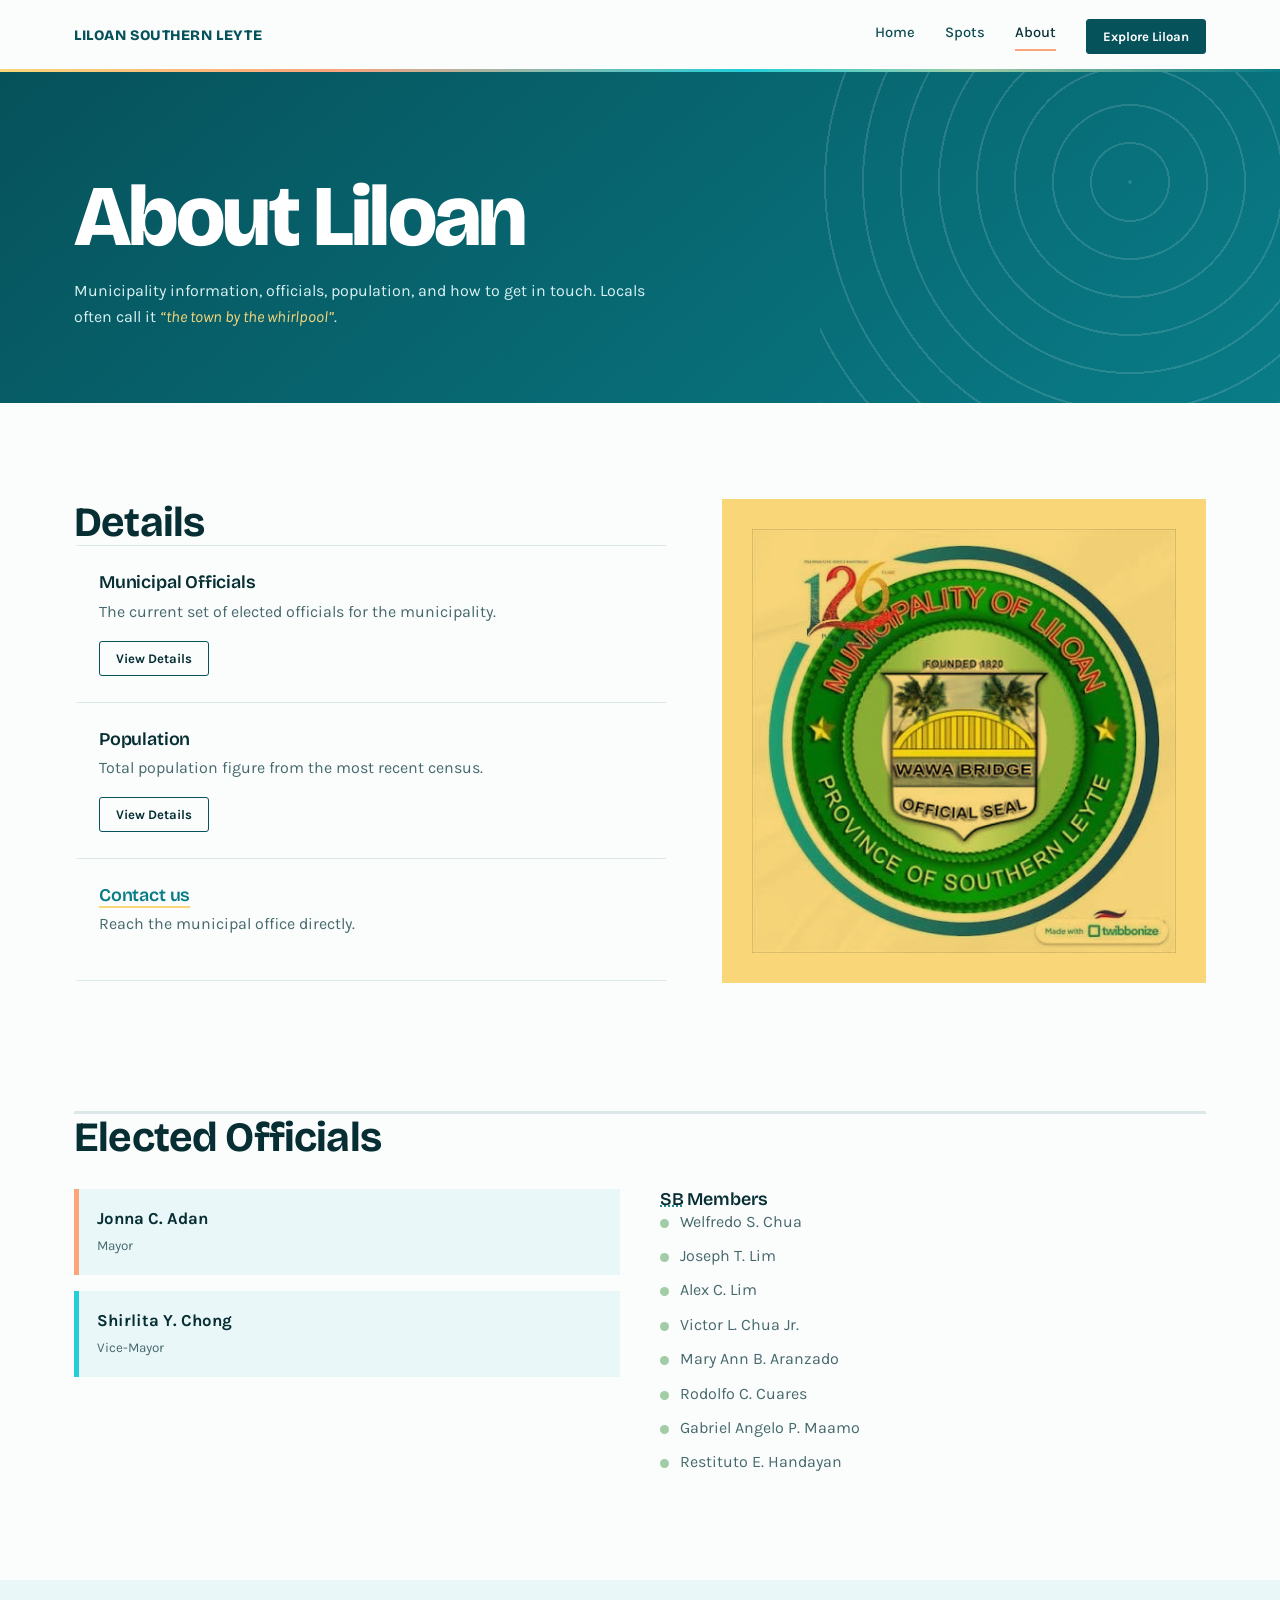
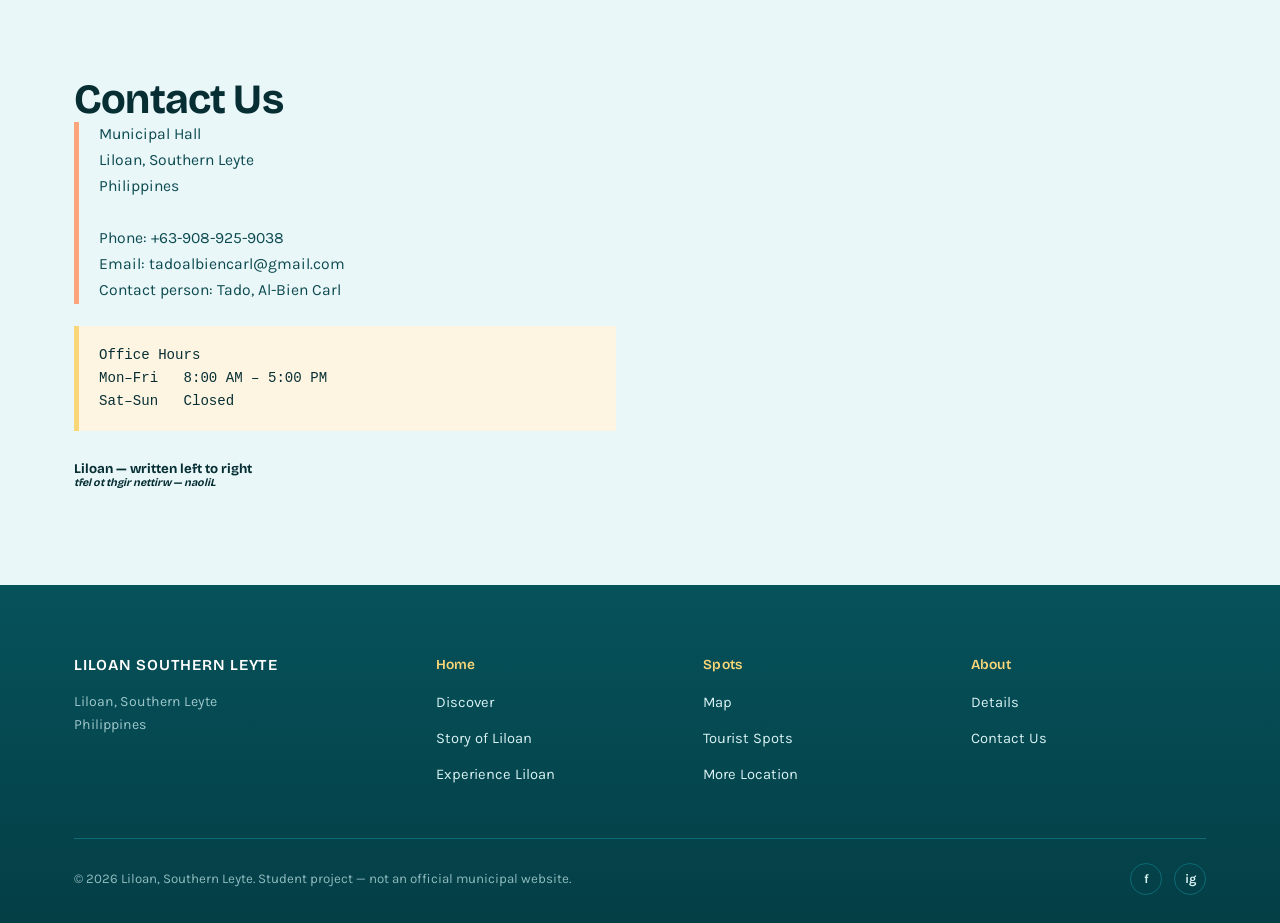
<file: about.html>
<!DOCTYPE html>
<html lang="en">
<head>
<meta charset="UTF-8">
<meta name="viewport" content="width=device-width, initial-scale=1.0">
<title>About — Liloan, Southern Leyte</title>
<link rel="icon" href="assets/icons/favicon.ico" type="image/svg+xml">
<link rel="stylesheet" href="css/style.css">
<style>
    /* Button Hover Effect */
        button,
        .btn,
        .button {
            cursor: pointer;
            transition:
                background-color 0.25s ease,
                color 0.25s ease,
                transform 0.25s ease,
                box-shadow 0.25s ease;
        }

        /* Hover */
        button:hover,
        .btn:hover,
        .button:hover {
            background-color: #F4C542;
            color: #222;
            transform: translateY(-2px);
            box-shadow: 0 6px 15px rgba(244, 197, 66, 0.35);
        }

        /* Click / Active */
        button:active,
        .btn:active,
        .button:active {
            transform: translateY(0);
            box-shadow: 0 2px 6px rgba(244, 197, 66, 0.25);
        }
</style>
</head>
<body>

<header class="site-header">
  <div class="wrap">
    <a href="index.html" class="wordmark" title="Back to homepage">LILOAN SOUTHERN LEYTE</a>
    <button class="nav-toggle" id="navToggle" aria-label="Toggle menu" aria-expanded="false">
      <span></span><span></span><span></span>
    </button>
    <nav class="main-nav" id="mainNav">
      <a href="index.html" title="Home">Home</a>
      <a href="map.html" title="Spots">Spots</a>
      <a href="about.html" aria-current="page" title="About Liloan">About</a>
      <button class="btn btn-primary btn-sm" onclick="location.href='map.html'">Explore Liloan</button>
    </nav>
  </div>
</header>

<section class="page-hero">
  <div class="wrap">
    <h1>About Liloan</h1>
<p>Municipality information, officials, population, and how to get in touch. Locals often call it <q>the town by the whirlpool</q>.</p>  </div>
</section>

<!-- ============================= DETAILS ============================= -->
<section id="details">
  <div class="wrap about-intro">
    <div>
      <h2>Details</h2>

      <div class="about-choice accent-coral">
        <h3>Municipal Officials</h3>
        <p>The current set of elected officials for the municipality.</p>
        <button class="btn btn-secondary btn-sm" data-panel-btn="officials">View Details</button>
      </div>

      <div class="about-choice accent-aqua">
        <h3>Population</h3>
        <p>Total population figure from the most recent census.</p>
        <button class="btn btn-secondary btn-sm" data-panel-btn="population">View Details</button>
      </div>

      <div class="about-choice accent-sage">
        <h3><a href="#contact" title="Jump to contact section">Contact us</a></h3>
        <p>Reach the municipal office directly.</p>
      </div>
    </div>

      <div class="about-photo">
      <img src="assets/images/about/Municipal_logo.jpg" alt="Municipal logo of Liloan, Southern Leyte" width="400" height="400">
    </div>
  </div>

  <!-- ---- Municipal Officials panel ---- -->
  <div class="wrap detail-panel is-visible" id="panel-officials">
    <hr class="divider" style="margin-top:0;">
    <h2>Elected Officials</h2>
    <div class="officials-grid">
      <div>
        <div class="official">
          <strong>Jonna C. Adan</strong>
          <span>Mayor</span>
        </div>
        <div class="official">
          <strong>Shirlita Y. Chong</strong>
          <span>Vice-Mayor</span>
        </div>
      </div>
      <div>
        <h3><abbr title="Sangguniang Bayan">SB</abbr> Members</h3>
        <ul class="sb-list">
          <li>Welfredo S. Chua</li>
          <li>Joseph T. Lim</li>
          <li>Alex C. Lim</li>
          <li>Victor L. Chua Jr.</li>
          <li>Mary Ann B. Aranzado</li>
          <li>Rodolfo C. Cuares</li>
          <li>Gabriel Angelo P. Maamo</li>
          <li>Restituto E. Handayan</li>
        </ul>
      </div>
    </div>
  </div>

  <!-- ---- Population panel ---- -->
  <div class="wrap detail-panel" id="panel-population">
    <hr class="divider" style="margin-top:0;">
    <h2>Population</h2>
    <table class="population-table">
      <thead>
        <tr><th>Figure</th><th>Value</th><th>Reference Year</th></tr>
      </thead>
      <tbody>
        <tr>
          <td><del>Total residents</del> <ins>Total population</ins></td>
          <td><strong>24,800</strong><sup>1</sup></td>
          <td><mark>2020 Census</mark></td>
        </tr>
      </tbody>
    </table>
    <p title="Note on population data source"><small>1. Barangay-level breakdown to be added once supplied. Source: <cite>Philippine Statistics Authority</cite>.</small></p>
  </div>
</section>

<!-- ============================= CONTACT US ============================= -->
<section id="contact">
  <div class="wrap">
    <h2>Contact Us</h2>
    <div class="contact-grid">
      <div>
        <address>
          Municipal Hall<br>
          Liloan, Southern Leyte<br>
          Philippines<br><br>
          Phone: +63-908-925-9038<br>
          Email: tadoalbiencarl@gmail.com<br>
          Contact person: Tado, Al-Bien Carl
        </address>

        <pre class="office-hours">Office Hours
Mon–Fri   8:00 AM – 5:00 PM
Sat–Sun   Closed</pre>

        <p class="bdo-demo">
          <h5><bdo dir="ltr">Liloan — written left to right</bdo></h5>
          <h6 style="font-style:italic"><bdo dir="rtl">Liloan — written right to left</bdo></h6>
        </p>
      </div>
    </div>
  </div>
</section>

<footer class="site-footer">
  <div class="wrap">
    <div class="footer-top">
      <div class="footer-brand">
        <h4>LILOAN SOUTHERN LEYTE</h4>
        <address>Liloan, Southern Leyte<br>Philippines</address>
      </div>
      <div>
        <h4>Home</h4>
        <ul>
          <li><a href="index.html#discover">Discover</a></li>
          <li><a href="index.html#story">Story of Liloan</a></li>
          <li><a href="index.html#experience">Experience Liloan</a></li>
        </ul>
      </div>
      <div>
        <h4>Spots</h4>
        <ul>
          <li><a href="map.html">Map</a></li>
          <li><a href="map.html#tourist-spots">Tourist Spots</a></li>
          <li><a href="map.html#must-visit">More Location</a></li>
        </ul>
      </div>
      <div>
        <h4>About</h4>
        <ul>
          <li><a href="about.html#details">Details</a></li>
          <li><a href="about.html#contact">Contact Us</a></li>
        </ul>
      </div>
    </div>
    <div class="footer-bottom">
      <small>&copy; 2026 Liloan, Southern Leyte. Student project — not an official municipal website.</small>
      <div class="social-row">
        <a href="https://www.facebook.com/albiencarl.tado" target="_blank" title="Facebook (placeholder link)">f</a>
        <a href="https://www.instagram.com/it.s_m.e_t.a.d.o/" target="_blank" title="Instagram (placeholder link)">ig</a>
      </div>
    </div>
  </div>
</footer>

<script>
  var navToggle = document.getElementById('navToggle');
  var mainNav = document.getElementById('mainNav');
  navToggle.addEventListener('click', function () {
    var open = mainNav.classList.toggle('is-open');
    navToggle.setAttribute('aria-expanded', open);
  });

  // Municipal Officials / Population buttons swap which panel is visible.
  var panels = {
    officials: document.getElementById('panel-officials'),
    population: document.getElementById('panel-population')
  };
  document.querySelectorAll('[data-panel-btn]').forEach(function (btn) {
    btn.addEventListener('click', function () {
      var target = btn.getAttribute('data-panel-btn');
      Object.keys(panels).forEach(function (key) {
        panels[key].classList.toggle('is-visible', key === target);
      });
      panels[target].scrollIntoView({ behavior: 'smooth', block: 'start' });
    });
  });
</script>
</body>
</html>
</file>
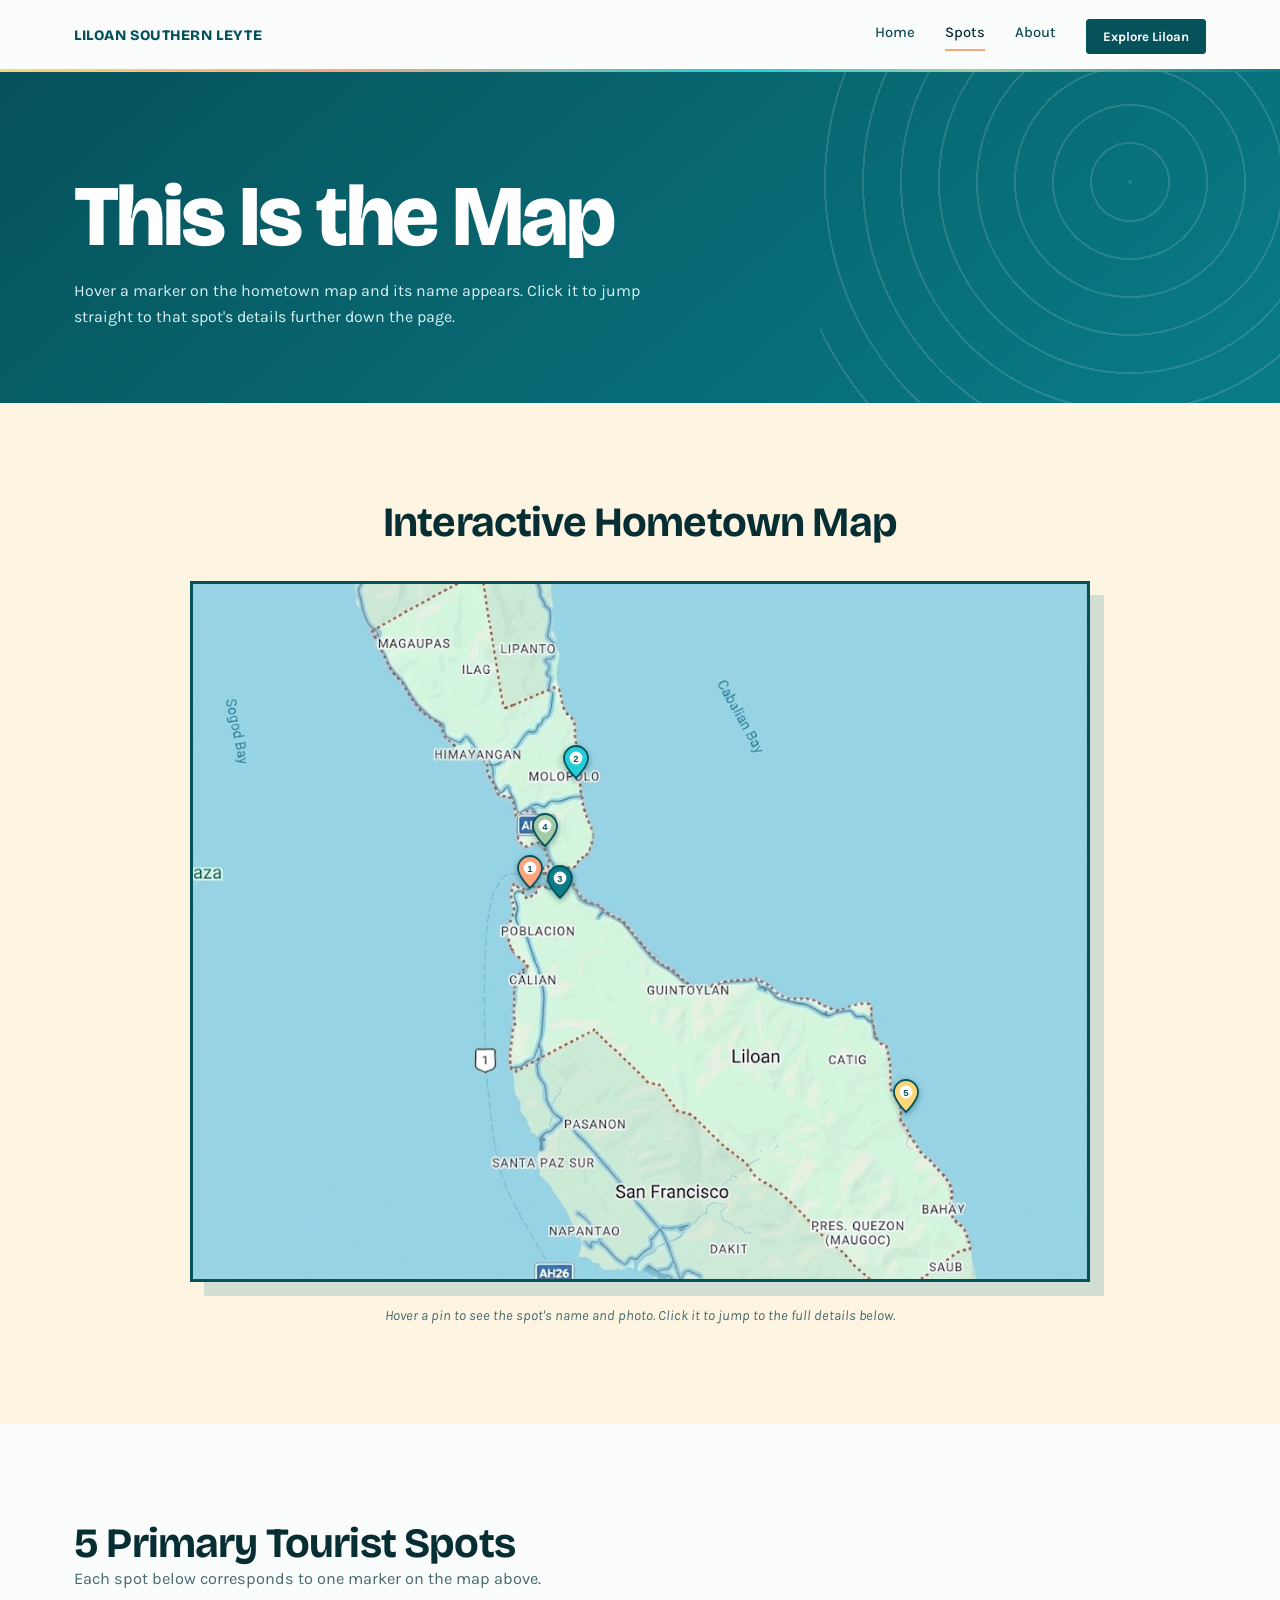
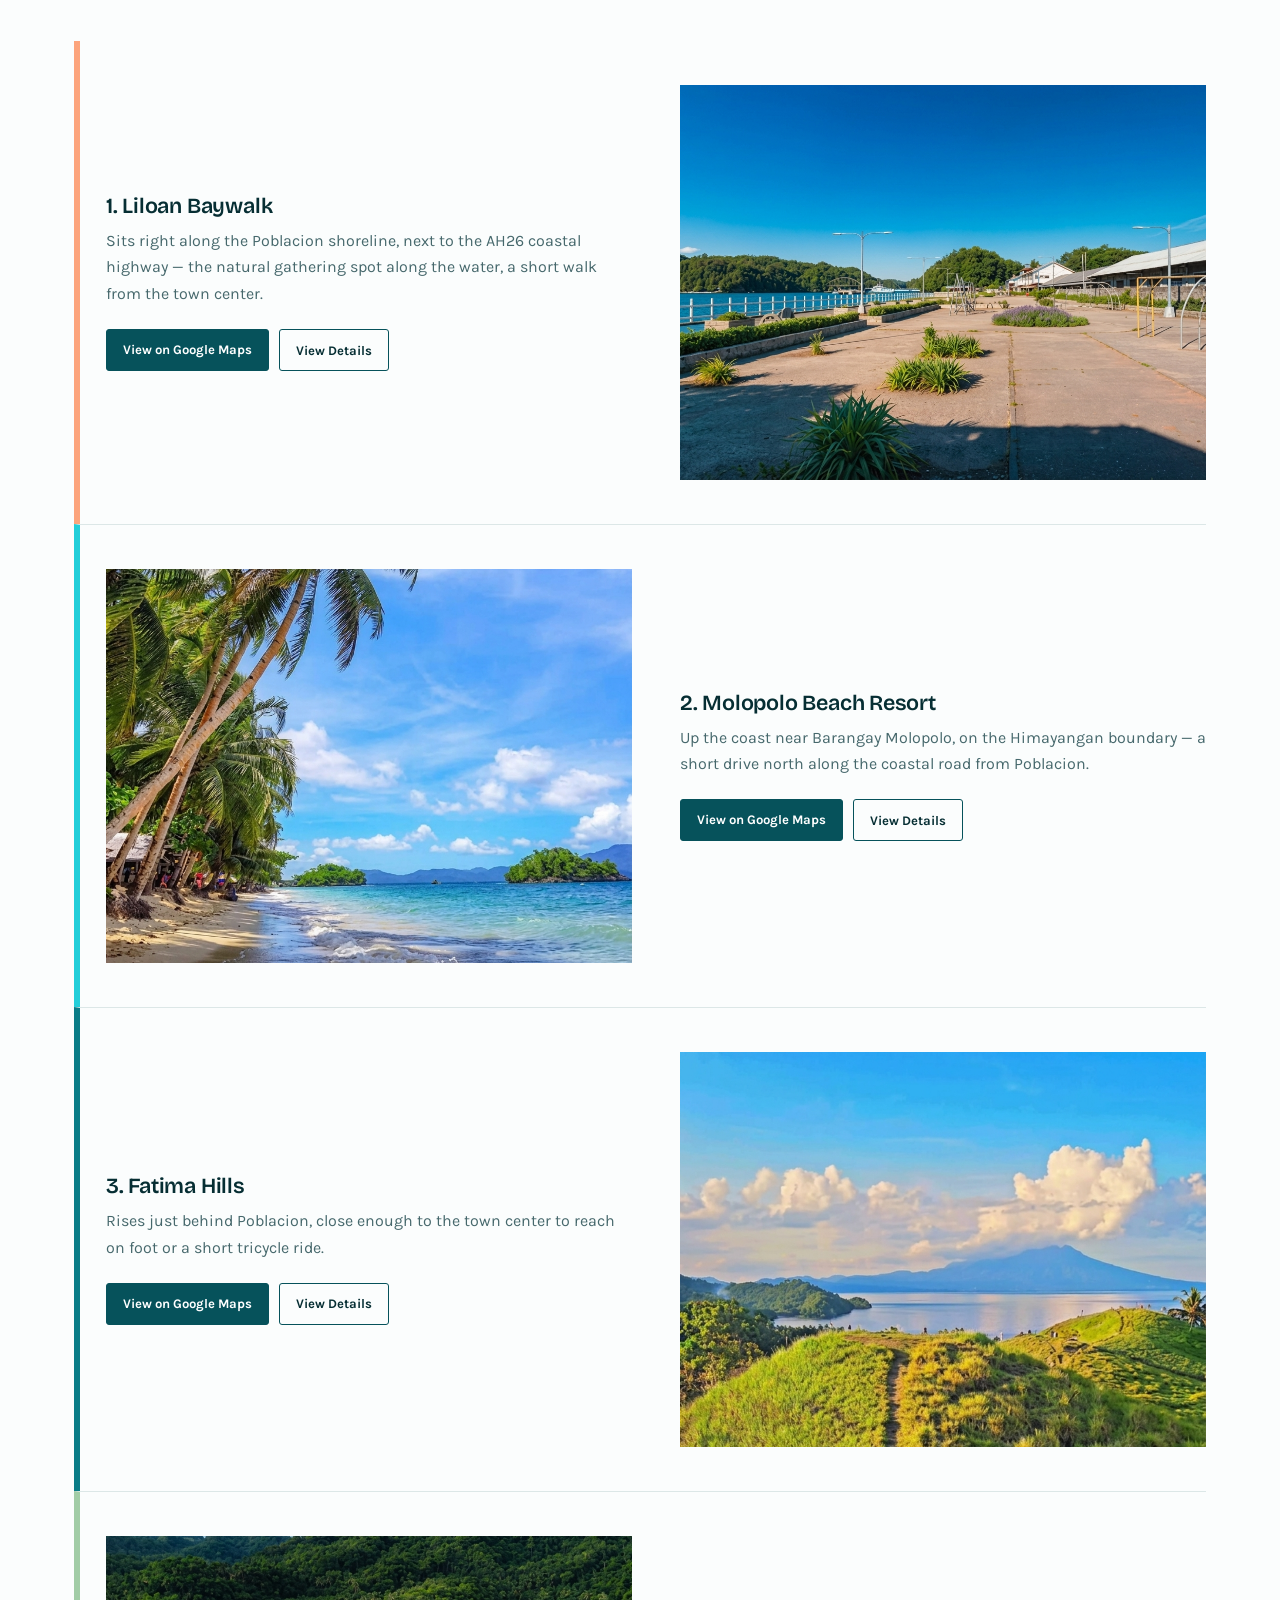
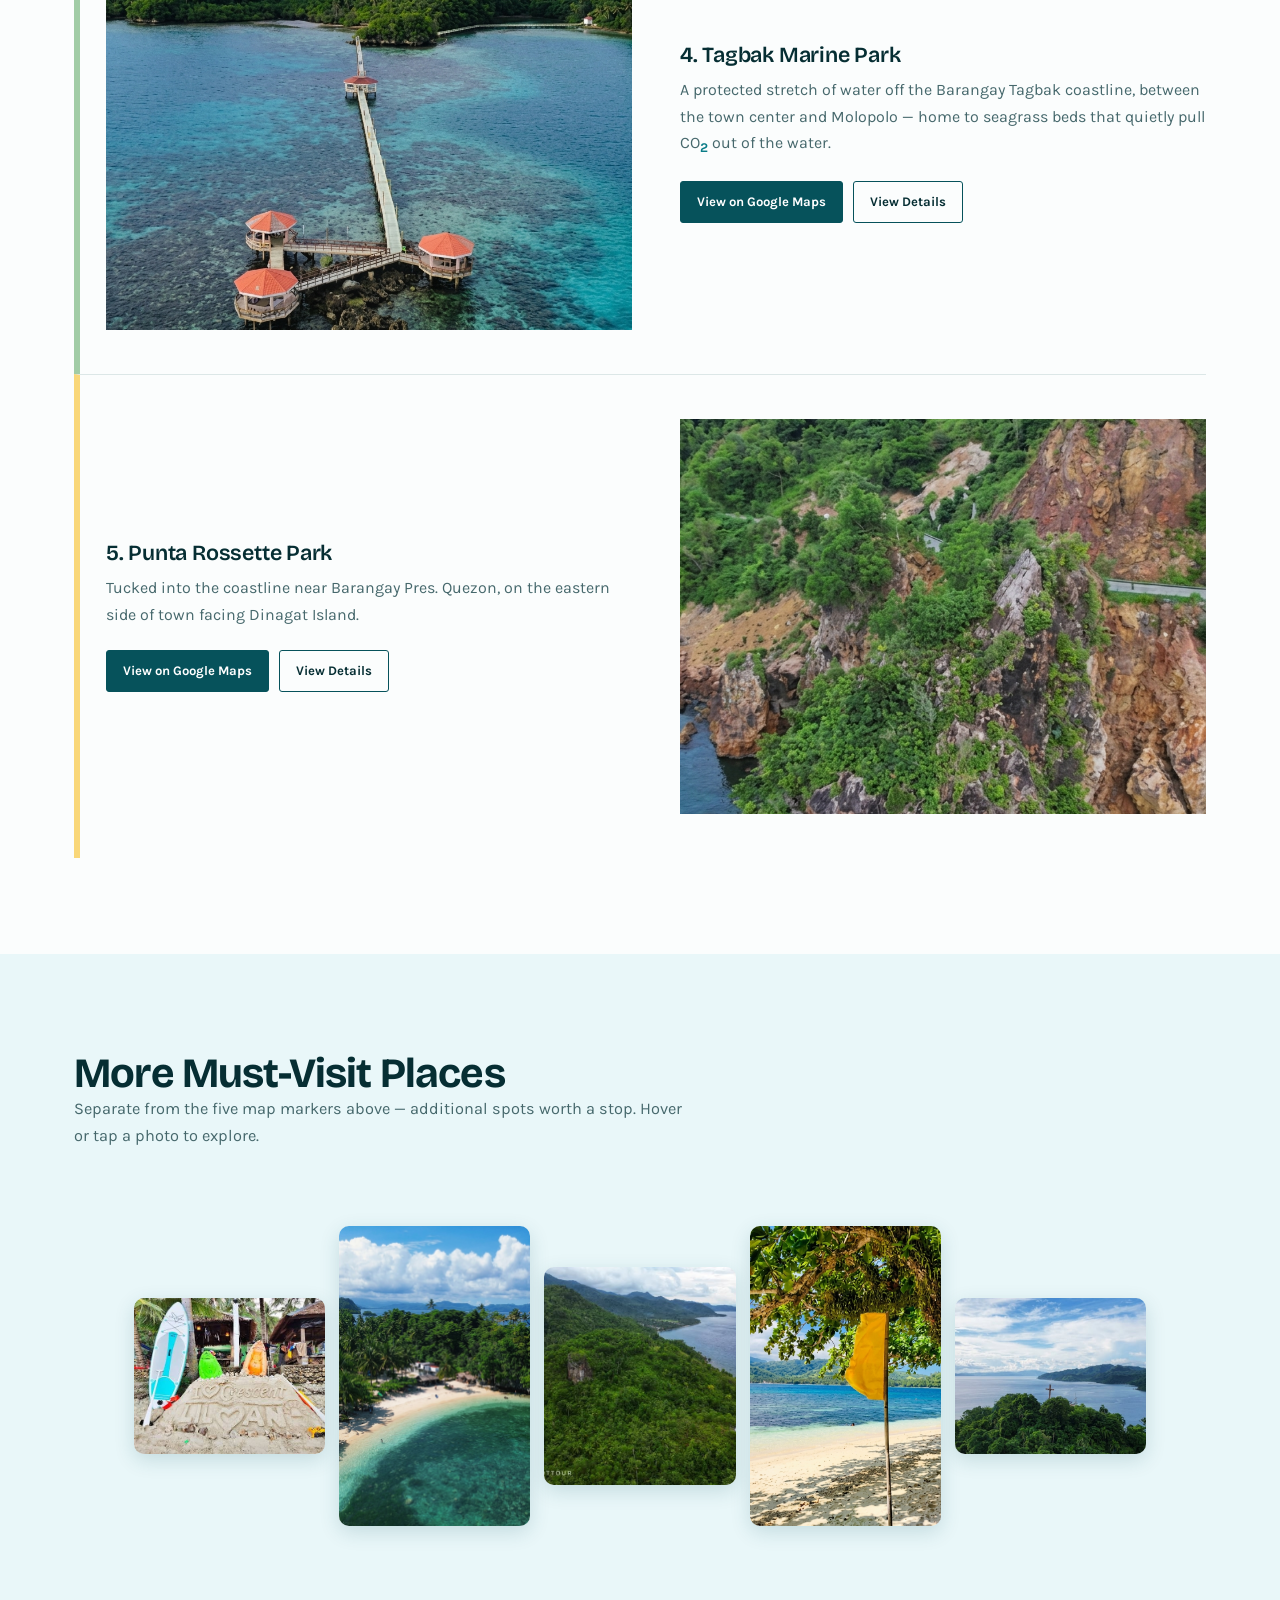
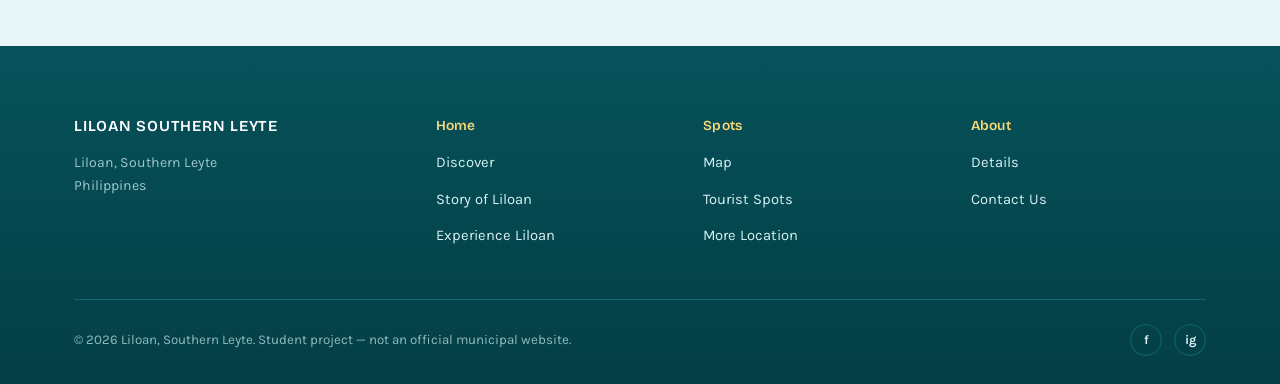
<file: map.html>
<!DOCTYPE html>
<html lang="en">
<head>
<meta charset="UTF-8">
<meta name="viewport" content="width=device-width, initial-scale=1.0">
<title>Map — Liloan, Southern Leyte</title>
<link rel="icon" href="assets/icons/favicon.ico" type="image/svg+xml">
<link rel="stylesheet" href="css/style.css">
</head>
<body>

<header class="site-header">
<div class="wrap">
<a href="index.html" class="wordmark" title="Back to homepage">LILOAN SOUTHERN LEYTE</a>
<button class="nav-toggle" id="navToggle" aria-label="Toggle menu" aria-expanded="false">
<span></span><span></span><span></span>
</button>
<nav class="main-nav" id="mainNav">
<a href="index.html" title="Home">Home</a>
<a href="map.html" aria-current="page" title="Spots">Spots</a>
<a href="about.html" title="About Liloan">About</a>
<button class="btn btn-primary btn-sm" onclick="location.href='map.html#hometown-map'">Explore Liloan</button>
</nav>
</div>
</header>

<!-- ============================= PAGE INTRO ============================= -->
<section class="page-hero">
<div class="wrap">
<h1>This Is the Map</h1>
<p>Hover a marker on the hometown map and its name appears. Click it to jump straight to that spot's details further down the page.</p>
</div>
</section>

<!-- ============================= INTERACTIVE HOMETOWN IMAGE MAP ============================= -->
<section id="hometown-map">
<div class="wrap">
<div class="section-head text-center">
<h2>Interactive Hometown Map</h2>
</div>

<div class="map-figure">
<img src="assets/images/map/hometown_map.jpg" usemap="#liloan-map"
     alt="Hometown map of Liloan with five marked tourist spots"
     width="1024" height="796">

<span class="map-pin pin-1" style="left:37.70%; top:43.78%;" aria-hidden="true"></span>
<span class="map-pin pin-2" style="left:42.87%; top:28.02%;" aria-hidden="true"></span>
<span class="map-pin pin-3" style="left:41.02%; top:45.33%;" aria-hidden="true"></span>
<span class="map-pin pin-4" style="left:39.36%; top:37.81%;" aria-hidden="true"></span>
<span class="map-pin pin-5" style="left:79.79%; top:76.01%;" aria-hidden="true"></span>

<map name="liloan-map" id="liloan-map">
<!-- rect: Liloan Baywalk -->
<area shape="rect" coords="363,323,409,374" data-base-coords="363,323,409,374" href="#spot-baywalk"
      alt="Liloan Baywalk" title="Liloan Baywalk" data-name="Liloan Baywalk"
      data-photo="assets/images/map/baywalk.jpg">
<!-- circle: Molopolo Beach Resort -->
<area shape="circle" coords="439,223,14" data-base-coords="439,223,14" href="#spot-molopolo"
      alt="Molopolo Beach Resort" title="Molopolo Beach Resort" data-name="Molopolo Beach Resort"
      data-photo="assets/images/map/molopolo.jpg">
<!-- poly: Fatima Hills -->
<area shape="poly" coords="432,344,412,347,402,368,403,381,435,374,436,351" data-base-coords="432,344,412,347,402,368,403,381,435,374,436,351" href="#spot-fatima-hills"
      alt="Fatima Hills" title="Fatima Hills" data-name="Fatima Hills"
      data-photo="assets/images/map/fatima_hills.jpg">
<!-- circle: Tagbak Marine Park -->
<area shape="circle" coords="403,301,13" data-base-coords="403,301,13" href="#spot-tagbak"
      alt="Tagbak Marine Park" title="Tagbak Marine Park" data-name="Tagbak Marine Park"
      data-photo="assets/images/map/tagbak_marine_park.jpg">
<!-- circle: Punta Rossette Park -->
<area shape="circle" coords="817,605,19" data-base-coords="817,605,19" href="#spot-punta-rossette"
      alt="Punta Rossette Park" title="Punta Rossette Park" data-name="Punta Rossette Park"
      data-photo="assets/images/map/punta_rossette_park.jpg">
</map>
</div>

<p class="map-hint">Hover a pin to see the spot's name and photo. Click it to jump to the full details below.</p></div>
</section>

<!-- ============================= TOURIST SPOTS (bookmarked from the map) ============================= -->
<section id="tourist-spots">
<div class="wrap">
<div class="section-head">
<h2>5 Primary Tourist Spots</h2>
<p>Each spot below corresponds to one marker on the map above.</p>
</div>

<div class="spot-row accent-coral" id="spot-baywalk">
<div>
<h3>1. Liloan Baywalk</h3>
<p>Sits right along the Poblacion shoreline, next to the AH26 coastal highway — the natural gathering spot along the water, a short walk from the town center.</p>
<div class="spot-actions">
<a class="btn btn-primary btn-sm" href="https://maps.app.goo.gl/VMniK7W1MFG5bYQs6" target="_blank" title="View on Google Maps (opens a new tab)">View on Google Maps</a>
<button class="btn btn-secondary btn-sm" data-toggle-more>View Details</button>
</div>
<p class="more-details" hidden>Barangay Poblacion, Liloan, Southern Leyte 6612. (There's no separate street address for the baywalk itself — this is the barangay and ZIP code for that stretch of shoreline, based on its mapped coordinates.)</p>
</div>
<div class="spot-photo">
<img src="assets/images/map/baywalk.jpg" alt="Liloan Baywalk" width="1000" height="750">
</div>
</div>

<div class="spot-row accent-aqua" id="spot-molopolo">
<div class="spot-photo">
<img src="assets/images/map/molopolo.jpg" alt="Molopolo Beach Resort" width="1000" height="750">
</div>
<div>
<h3>2. Molopolo Beach Resort</h3>
<p>Up the coast near Barangay Molopolo, on the Himayangan boundary — a short drive north along the coastal road from Poblacion.</p>
<div class="spot-actions">
<a class="btn btn-primary btn-sm" href="https://maps.app.goo.gl/hMPoTzqxrPEmYtLF6" target="_blank" title="View on Google Maps (opens a new tab)">View on Google Maps</a>
<button class="btn btn-secondary btn-sm" data-toggle-more>View Details</button>
</div>
<p class="more-details" hidden>Barangay Molopolo, Liloan, Southern Leyte 6612, based on its mapped coordinates.</p>
</div>
</div>

<div class="spot-row accent-teal" id="spot-fatima-hills">
<div>
<h3>3. Fatima Hills</h3>
<p>Rises just behind Poblacion, close enough to the town center to reach on foot or a short tricycle ride.</p>
<div class="spot-actions">
<a class="btn btn-primary btn-sm" href="https://maps.app.goo.gl/kqjk8fkBbSV7tud69" target="_blank" title="View on Google Maps (opens a new tab)">View on Google Maps</a>
<button class="btn btn-secondary btn-sm" data-toggle-more>View Details</button>
</div>
<p class="more-details" hidden>Barangay Fatima, Liloan, Southern Leyte 6612, based on its mapped coordinates. (Google Maps lists this pin as "Fatima Mountain Ridge.")</p>
</div>
<div class="spot-photo">
<img src="assets/images/map/fatima_hills.jpg" alt="Fatima Hills" width="1000" height="750" style="object-position: top">
</div>
</div>

<div class="spot-row accent-sage" id="spot-tagbak">
<div class="spot-photo">
<img src="assets/images/map/tagbak_marine_park.jpg" alt="Tagbak Marine Park" width="1000" height="750">
</div>
<div>
<h3>4. Tagbak Marine Park</h3>
<p>A protected stretch of water off the Barangay Tagbak coastline, between the town center and Molopolo — home to seagrass beds that quietly pull CO<sub>2</sub> out of the water.</p>
<div class="spot-actions">
<a class="btn btn-primary btn-sm" href="https://maps.app.goo.gl/Zg5waaQjbmJo2X5E8" target="_blank" title="View on Google Maps (opens a new tab)">View on Google Maps</a>
<button class="btn btn-secondary btn-sm" data-toggle-more>View Details</button>
</div>
<p class="more-details" hidden>In the coastal waters off Barangay Poblacion, Liloan, Southern Leyte 6612, based on its mapped coordinates.</p>
</div>
</div>

<div class="spot-row accent-gold" id="spot-punta-rossette">
<div>
<h3>5. Punta Rossette Park</h3>
<p>Tucked into the coastline near Barangay Pres. Quezon, on the eastern side of town facing Dinagat Island.</p>
<div class="spot-actions">
<a class="btn btn-primary btn-sm" href="https://maps.app.goo.gl/F4GjaEQFC456Kqgs9" target="_blank" title="View on Google Maps (opens a new tab)">View on Google Maps</a>
<button class="btn btn-secondary btn-sm" data-toggle-more>View Details</button>
</div>
<p class="more-details" hidden>Barangay Catig, Liloan, Southern Leyte 6612, based on its mapped coordinates.</p>
</div>
<div class="spot-photo">
<img src="assets/images/map/punta_rossette_park.jpg" alt="Punta Rossette Park" width="1000" height="750">
</div>
</div>

</div>
</section>

<!-- ============================= MORE MUST-VISIT PLACES (waveform showcase) ============================= -->

<section id="must-visit">
<div class="wrap">
<div class="section-head">
<h2>More Must-Visit Places</h2>
<p>Separate from the five map markers above — additional spots worth a stop. Hover or tap a photo to explore.</p>
</div>

<div class="waveform" id="mustVisitWaveform">
<div class="wave-track" id="waveTrack"><!-- items injected by JS from MUST_VISIT_SPOTS --></div>
</div>
</div>
</section>

<script>
(function () {
  var MUST_VISIT_SPOTS = [
    {
      name: "Crescent Beach Resort",
      description: "A crescent-shaped stretch of shoreline outside the town proper, good for a quieter swim away from the baywalk crowd.",
      location: "Liloan, Southern Leyte",
      image: "assets/images/map/Crescent_Beache_Resort.jpg",
      h: 0.46
    },
    {
      name: "Paraiso Beach Resort",
      description: "A small beach resort with cottages and a swimming area, set up for day trips and family outings.",
      location: "Liloan, Southern Leyte",
      image: "assets/images/map/Paraiso_Beach_Resort.jpg",
      h: 0.88
    },
    {
      name: "Caligangan Lighthouse",
      description: "A coastal lighthouse marking the strait — worth the trip for the view over the water alone.",
      location: "Liloan, Southern Leyte",
      image: "assets/images/map/Caligangan_Lighthouse.jpg",
      h: 0.64
    },
    {
      name: "Bitoon White Sand Beach",
      description: "A pocket of pale sand along the coast, lighter in color than most of the beaches nearby.",
      location: "Liloan, Southern Leyte",
      image: "assets/images/map/Bitoon_White_Sand_Beach.jpg",
      h: 0.88
    },
    {
      name: "The Holy Cross of Mt. Carmel Chapel",
      description: "A hillside chapel that doubles as a quiet lookout point over the town and coastline.",
      location: "Liloan, Southern Leyte",
      image: "assets/images/map/The_Holy_Cross_of_Mt_Carmen_Chapel.jpg",
      h: 0.46
    }
  ];

  var track = document.getElementById('waveTrack');

  MUST_VISIT_SPOTS.forEach(function (spot, i) {
    var btn = document.createElement('button');
    btn.type = 'button';
    btn.className = 'wave-item';
    btn.style.setProperty('--wave-h', spot.h);
    btn.style.setProperty('--wave-delay', (i * 0.35) + 's');

    var img = document.createElement('img');
    img.src = spot.image;
    img.alt = spot.name;
    img.loading = 'lazy';
    btn.appendChild(img);

    var caption = document.createElement('span');
    caption.className = 'wave-caption';
    caption.innerHTML =
      '<strong>' + spot.name + '</strong>' +
      '<span class="wave-desc">' + spot.description + '</span>' +
      '<span class="wave-location">\uD83D\uDCCD ' + spot.location + '</span>';
    btn.appendChild(caption);

    function activate() {
      track.querySelectorAll('.wave-item').forEach(function (el) { el.classList.remove('is-active'); });
      btn.classList.add('is-active');
      track.classList.add('has-active');
    }
    function release() {
      btn.classList.remove('is-active');
      if (!track.querySelector('.wave-item.is-active')) {
        track.classList.remove('has-active');
      }
    }

    btn.addEventListener('mouseenter', activate);
    btn.addEventListener('mouseleave', release);
    btn.addEventListener('focus', activate);
    btn.addEventListener('blur', release);
    // Tap on touch devices: toggle, since there's no hover to fall back on.
    btn.addEventListener('click', function () {
      if (btn.classList.contains('is-active')) { release(); } else { activate(); }
    });

    track.appendChild(btn);
  });
})();
</script>

<!-- ============================= FOOTER ============================= -->
<footer class="site-footer">
<div class="wrap">
<div class="footer-top">
<div class="footer-brand">
<h4>LILOAN SOUTHERN LEYTE</h4>
<address>Liloan, Southern Leyte<br>Philippines</address>
</div>
<div>
<h4>Home</h4>
<ul>
<li><a href="index.html#discover">Discover</a></li>
<li><a href="index.html#story">Story of Liloan</a></li>
<li><a href="index.html#experience">Experience Liloan</a></li>
</ul>
</div>
<div>
<h4>Spots</h4>
<ul>
<li><a href="map.html">Map</a></li>
<li><a href="map.html#tourist-spots">Tourist Spots</a></li>
<li><a href="map.html#must-visit">More Location</a></li>
</ul>
</div>
<div>
<h4>About</h4>
<ul>
<li><a href="about.html#details">Details</a></li>
<li><a href="about.html#contact">Contact Us</a></li>
</ul>
</div>
</div>
<div class="footer-bottom">
<small>&copy; 2026 Liloan, Southern Leyte. Student project — not an official municipal website.</small>
<div class="social-row">
<a href="https://facebook.com" target="_blank" title="Facebook (placeholder link)">f</a>
<a href="https://instagram.com" target="_blank" title="Instagram (placeholder link)">ig</a>
</div>
</div>
</div>
</footer>

<script>
var navToggle = document.getElementById('navToggle');
var mainNav = document.getElementById('mainNav');
navToggle.addEventListener('click', function () {
  var open = mainNav.classList.toggle('is-open');
  navToggle.setAttribute('aria-expanded', open);
});

// "View Details" buttons expand a short extra paragraph in place.
document.querySelectorAll('[data-toggle-more]').forEach(function (btn) {
  btn.addEventListener('click', function () {
    var more = btn.closest('.spot-actions').nextElementSibling;
    more.hidden = !more.hidden;
    btn.textContent = more.hidden ? 'View Details' : 'Hide Details';
  });
});

// --------------------------------------------------------------------
// Keep the invisible <area> hotspots lined up with the visible pins.
//
// The coords on each <area> above were measured against a 1024-pixel-
// wide version of the map image. Browsers are *supposed* to auto-scale
// image-map coordinates whenever the <img> is displayed at a different
// size than its natural size, but that didn't line up correctly here
// (the CSS caps the image at 900px wide, and/or the file in use isn't
// exactly 1024x796) — so instead of trusting that, this recalculates
// the real on-screen coords itself, every time the page loads and every
// time the window is resized. That makes it correct no matter what
// size the browser actually renders the image at.
var BASE_MAP_WIDTH = 1024; // pixel width the data-base-coords were measured against
var mapImg = document.querySelector('#hometown-map img[usemap]');
var mapAreas = document.querySelectorAll('#liloan-map area[data-base-coords]');

function rescaleImageMap() {
  if (!mapImg || !mapImg.clientWidth) return;
  var scale = mapImg.clientWidth / BASE_MAP_WIDTH;
  mapAreas.forEach(function (area) {
    var base = area.getAttribute('data-base-coords').split(',').map(Number);
    var scaled = base.map(function (n) { return Math.round(n * scale); });
    area.setAttribute('coords', scaled.join(','));
  });
}

if (mapImg) {
  if (mapImg.complete) {
    rescaleImageMap();
  } else {
    mapImg.addEventListener('load', rescaleImageMap);
  }
  var resizeTimer;
  window.addEventListener('resize', function () {
    clearTimeout(resizeTimer);
    resizeTimer = setTimeout(rescaleImageMap, 100);
  });
}

// Hover card: hovering a marker shows a small card that floats near the
// cursor, containing the spot's photo with its name printed on top of it.
// Hovering also "lifts" the matching black pin icon on the map itself,
// since the pins and the <area> hotspots share the same order/index.
var tip = document.createElement('div');
tip.className = 'map-tip';
document.body.appendChild(tip);

var pins = document.querySelectorAll('.map-pin');
var areas = document.querySelectorAll('#liloan-map area');

areas.forEach(function (area, i) {
  area.addEventListener('mouseenter', function () {
    var name = area.getAttribute('data-name');
    var photo = area.getAttribute('data-photo');
    tip.innerHTML =
      '<div class="map-tip-photo">' +
        '<img src="' + photo + '" alt="">' +
        '<span class="map-tip-name">' + name + '</span>' +
      '</div>';
    tip.classList.add('is-visible');
    if (pins[i]) pins[i].classList.add('is-active');
  });

  area.addEventListener('mousemove', function (e) {
    tip.style.left = e.clientX + 'px';
    tip.style.top = e.clientY + 'px';
  });

  area.addEventListener('mouseleave', function () {
    tip.classList.remove('is-visible');
    if (pins[i]) pins[i].classList.remove('is-active');
  });
});
</script>

</body>
</html>
</file>
<file: css/style.css>
@import url("https://fonts.googleapis.com/css2?family=Bricolage+Grotesque:opsz,wght@12..96,400;12..96,600;12..96,800&family=Karla:ital,wght@0,400;0,500;0,700;1,400&display=swap");

/* ==========================================================================
   LILOAN, SOUTHERN LEYTE — shared stylesheet
   One file used by index.html, map.html and about.html.

   PALETTE CONCEPT — "colour as depth"
   Liloan is named after "lilo", the Cebuano word for whirlpool. The palette
   is read as a cross-section of the town's landscape, and the page descends
   through it as you scroll:

     --gold   #F9D779   sand, the shore
     --coral  #FCA47C   sunrise light on the water
     --aqua   #23CED9   the shallows
     --sage   #A1CCA6   the hills inland
     --teal   #097C87   the deep water of Panaon Strait

   CONTRAST RULE: coral, gold, sage and aqua do NOT pass contrast as small
   text on white. On light backgrounds they are used only as surfaces, rules
   and badges — never as body text. On the deep teal bands all four pass AA
   and are allowed to carry text.
   ========================================================================== */

/* ---- Design tokens ------------------------------------------------------ */
:root {
  /* Palette */
  --gold:  #F9D779;
  --coral: #FCA47C;
  --aqua:  #23CED9;
  --sage:  #A1CCA6;
  --teal:  #097C87;

  /* Deep surfaces (darkened teal — 8.9:1 against white text) */
  --deep:      #06525B;
  --deep-2:    #043E45;
  --deep-line: #0B6B76;

  /* Text — teal-cast inks rather than neutral black */
  --ink:      #062E33;   /* headings and primary text */
  --ink-soft: #0D4A50;   /* secondary headings */
  --muted:    #46686C;   /* body copy on light (5.7:1 on paper) */
  --on-deep:  #D9F2F4;   /* body copy on the deep bands */

  /* Light surfaces */
  --paper: #FBFDFD;      /* page background, faint cool cast */
  --shell: #FDF4E2;      /* sand band — Story, GIF strip */
  --foam:  #E9F7F9;      /* shallows band — Voices, Must-visit */
  --panel: #EFF4F4;      /* neutral image placeholder */
  --line:  #DCE7E7;      /* hairline on light */

  --font-display: "Bricolage Grotesque", "Segoe UI", Helvetica, Arial, sans-serif;
  --font: Karla, -apple-system, "Segoe UI", Helvetica, Arial, sans-serif;

  --container: 1180px;
  --gap: 24px;
  --radius: 3px;

  /* Per-block accent — overridden by the .accent-* classes below */
  --accent: var(--teal);
}

.accent-gold  { --accent: var(--gold); }
.accent-coral { --accent: var(--coral); }
.accent-aqua  { --accent: var(--aqua); }
.accent-sage  { --accent: var(--sage); }
.accent-teal  { --accent: var(--teal); }

/* ---- Reset --------------------------------------------------------------- */
* { box-sizing: border-box; }
html { scroll-behavior: smooth; }
body {
  margin: 0;
  font-family: var(--font);
  color: var(--ink);
  background: var(--paper);
  line-height: 1.65;
  -webkit-font-smoothing: antialiased;
}
img { max-width: 100%; display: block; }
a { color: inherit; text-decoration: none; }
ul { list-style: none; margin: 0; padding: 0; }
button { font-family: inherit; cursor: pointer; }

/* Visible keyboard focus everywhere, in the brand colours. */
a:focus-visible,
button:focus-visible {
  outline: 3px solid var(--aqua);
  outline-offset: 3px;
  border-radius: 2px;
}

.wrap {
  max-width: var(--container);
  margin: 0 auto;
  padding: 0 24px;
}

/* ---- Typography ----------------------------------------------------------- */
h1, h2, h3, h4, h5, h6 {
  margin: 0;
  font-family: var(--font-display);
  font-weight: 700;
  line-height: 1.12;
  color: var(--ink);
}
h1 {
  font-size: clamp(2.8rem, 7vw, 5.4rem);
  font-weight: 800;
  line-height: 0.95;
  letter-spacing: -0.03em;
}
h2 { font-size: clamp(1.8rem, 3.4vw, 2.6rem); letter-spacing: -0.02em; }
h3 { font-size: 1.12rem; font-weight: 600; letter-spacing: -0.01em; }
h4 { font-size: 0.9rem; font-weight: 600; }
p  { margin: 0 0 1em; color: var(--muted); max-width: 68ch; }
p:last-child { margin-bottom: 0; }

/* ---- Buttons --------------------------------------------------------------- */
.btn {
  display: inline-flex;
  align-items: center;
  justify-content: center;
  padding: 12px 22px;
  font-size: 0.9rem;
  font-weight: 700;
  border-radius: var(--radius);
  border: 1.5px solid var(--deep);
  background: none;
  color: var(--ink);
  transition: background-color 0.2s ease, color 0.2s ease, transform 0.15s ease;
}
.btn:active { transform: scale(0.98); }
.btn-primary { background: var(--deep); color: #fff; }
.btn-primary:hover { background: var(--teal); border-color: var(--teal); }
.btn-secondary { background: transparent; color: var(--ink); }
.btn-secondary:hover { background: var(--foam); }
.btn-outline { background: transparent; color: #fff; border-color: rgba(255,255,255,0.55); }
.btn-outline:hover { background: rgba(255,255,255,0.12); }
.btn-sm { padding: 9px 16px; font-size: 0.82rem; }

/* ---- Header / nav ----------------------------------------------------------- */
.site-header {
  position: sticky;
  top: 0;
  z-index: 50;
  background: rgba(251, 253, 253, 0.9);
  backdrop-filter: blur(8px);
}
/* Signature device: the depth scale itself, as a 3px rule under the header.
   Same five colours, same order, on every page. */
.site-header::after {
  content: "";
  position: absolute;
  left: 0; right: 0; bottom: 0;
  height: 3px;
  background: linear-gradient(90deg,
    var(--gold) 0%, var(--coral) 26%, var(--aqua) 58%, var(--sage) 76%, var(--teal) 100%);
}
.site-header .wrap {
  display: flex;
  align-items: center;
  justify-content: space-between;
  height: 72px;
}
.wordmark {
  font-family: var(--font-display);
  font-size: 0.9rem;
  font-weight: 800;
  letter-spacing: 0.04em;
  color: var(--deep);
}
.main-nav { display: flex; align-items: center; gap: 30px; }
.main-nav a {
  font-size: 0.92rem;
  font-weight: 500;
  color: var(--ink-soft);
  padding-bottom: 3px;
  border-bottom: 2px solid transparent;
  transition: border-color 0.2s ease, color 0.2s ease;
}
.main-nav a:hover { color: var(--teal); border-bottom-color: var(--aqua); }
.main-nav a[aria-current="page"] { color: var(--ink); border-bottom-color: var(--coral); }
.nav-toggle { display: none; border: none; background: none; padding: 6px; }
.nav-toggle span {
  display: block;
  width: 22px; height: 2px;
  background: var(--deep);
  margin: 5px 0;
}

/* ---- Hero (Home) ------------------------------------------------------------- */
.hero {
  position: relative;
  height: 86vh;
  min-height: 460px;
  overflow: hidden;
  background: var(--deep);
}
.hero picture {
  position: absolute;
  inset: 0;
  display: block;
}
.hero img {
  position: absolute;
  inset: 0;
  width: 100%;
  height: 100%;
  object-fit: cover;
  animation: hero-pan 18s ease-in-out infinite alternate;
}
@keyframes hero-pan {
  from { transform: scale(1.04) translate(0, 0); }
  to   { transform: scale(1.12) translate(-1.5%, -1%); }
}
/* Sunrise scrim: warm light falling from the top, deep water rising from the
   bottom. Doubles as the contrast guarantee for the headline. */
.hero::after {
  content: "";
  position: absolute;
  inset: 0;
  pointer-events: none;
  background:
    linear-gradient(to top, rgba(4, 62, 69, 0.86) 0%, rgba(9, 124, 135, 0.22) 34%, transparent 60%),
    linear-gradient(to bottom, rgba(252, 164, 124, 0.32) 0%, rgba(249, 215, 121, 0.10) 22%, transparent 45%);
}
.hero-copy {
  position: absolute;
  left: 0; right: 0;
  bottom: 48px;
  padding: 0 24px;
  z-index: 2;
}
.hero-copy .wrap { padding: 0 24px; }
.hero-copy h1 { color: #fff; }
.hero-copy h1::after {
  content: "";
  display: block;
  width: 108px;
  height: 5px;
  margin-top: 22px;
  background: linear-gradient(90deg, var(--gold), var(--coral) 45%, var(--aqua));
}

/* ---- Section rhythm ----------------------------------------------------------
   Sections descend through the palette: paper → sand → paper → deep water →
   shallows → whirlpool → deepest water. Bands carry their own colour, so the
   hairline divider only applies between two plain paper sections. */
section { padding: 96px 0; }
.section-head { margin-bottom: 48px; max-width: 620px; }
.section-head.text-center { margin-left: auto; margin-right: auto; margin-bottom: 36px; }
.section-head p { font-size: 1.02rem; }

#gif-banner { background: var(--shell); padding: 30px 0; }
.gif-wrap { display: flex; justify-content: center; }
.gif-wrap img {
  flex: 0 0 auto;
  width: auto;
  max-width: 200px;
  height: auto;
  padding: 10px 16px;
  background: #fff;
  border-radius: var(--radius);
  box-shadow: 0 3px 14px rgba(6, 82, 91, 0.12);
}
#discover   { background: var(--paper); }
#story      { background: var(--shell); }
#experience { background: var(--deep); color: var(--on-deep); }
#voices     { background: var(--foam); }

/* ---- Discover Liloan (independent galleries) ----------------------------------
   Each gallery takes one band of the palette: shallows, hills, sunrise. */
.discover-grid {
  display: grid;
  grid-template-columns: repeat(3, 1fr);
  gap: var(--gap);
}
.gallery { display: flex; flex-direction: column; }
.gallery-frame {
  position: relative;
  aspect-ratio: 4 / 5;
  overflow: hidden;
  background: var(--panel);
  border-top: 5px solid var(--accent);
}
.gallery-frame img {
  position: absolute;
  inset: 0;
  width: 100%; height: 100%;
  object-fit: cover;
  opacity: 0;
  transition: opacity 0.6s ease;
}
.gallery-frame img.is-active { opacity: 1; }
.gallery h3 {
  margin-top: 18px;
  display: flex;
  align-items: center;
  gap: 10px;
}
.gallery h3::before {
  content: "";
  width: 11px; height: 11px;
  background: var(--accent);
  flex-shrink: 0;
}
.gallery p { margin-top: 6px; font-size: 0.94rem; }

/* ---- Story of Liloan — the shore ------------------------------------------------ */
.story-grid {
  display: grid;
  grid-template-columns: 1fr 1fr;
  gap: 64px;
  align-items: center;
}
.story-photo {
  position: relative;
  aspect-ratio: 4 / 5;
  background: var(--panel);
}
/* Offset frame in deep teal — the photo sits proud of it. */
.story-photo::before {
  content: "";
  position: absolute;
  inset: 18px -18px -18px 18px;
  border: 2px solid var(--teal);
  z-index: 0;
}
.story-photo a {
  position: relative;
  z-index: 1;
  display: block;
  width: 100%; height: 100%;
  overflow: hidden;
}
.story-photo img { width: 100%; height: 100%; object-fit: cover; transition: transform 0.5s ease; }
.story-photo a:hover img { transform: scale(1.05); }
#story p a {
  color: var(--teal);
  font-weight: 700;
  border-bottom: 2px solid var(--gold);
  transition: border-color 0.2s ease;
}
#story p a:hover { border-bottom-color: var(--coral); }
#story b { color: var(--ink); }
#story i { color: var(--ink-soft); }

/* ---- Experience Liloan — the deep water band ------------------------------------- */
#experience h2, #experience h3 { color: #fff; }
#experience p { color: var(--on-deep); }
.experience-grid {
  display: grid;
  grid-template-columns: 1fr 1fr;
  gap: 40px;
}
.experience-card { display: flex; flex-direction: column; }
.experience-frame {
  position: relative;
  aspect-ratio: 5 / 4;
  overflow: hidden;
  background: var(--deep-2);
}
.experience-frame img {
  position: absolute;
  inset: 0;
  width: 100%; height: 100%;
  object-fit: cover;
  opacity: 0;
  transition: opacity 1.2s ease, transform 0.5s ease;
}
.experience-frame img.is-active { opacity: 1; }
.experience-frame:hover img.is-active { transform: scale(1.06); }
.experience-card h3 {
  margin-top: 20px;
  padding-left: 14px;
  border-left: 4px solid var(--accent);
}
.experience-card p { margin-top: 8px; font-size: 0.94rem; padding-left: 18px; }
#experience em { color: var(--gold); font-style: italic; }

/* ---- Voices of Liloan — the shallows -----------------------------------------------
   The dot is the whirlpool motif: concentric rings, not a flat disc. */
.voices-grid {
  display: grid;
  grid-template-columns: repeat(3, 1fr);
  gap: var(--gap);
}
.voice-card {
  padding: 30px;
  background: var(--paper);
  border-top: 5px solid var(--accent);
  display: flex;
  flex-direction: column;
  gap: 20px;
}
.voice-card blockquote {
  margin: 0;
  font-family: var(--font-display);
  font-size: 1.15rem;
  font-weight: 400;
  line-height: 1.38;
  color: var(--ink);
}
.voice-meta { display: flex; align-items: center; gap: 12px; margin-top: auto; }
.voice-meta .dot {
  width: 38px; height: 38px;
  border-radius: 50%;
  flex-shrink: 0;
  background: repeating-radial-gradient(circle at 50% 50%,
    var(--accent) 0 3px, transparent 3px 7px);
  border: 2px solid var(--accent);
}
.voice-meta strong { display: block; font-size: 0.88rem; color: var(--ink); }
.voice-meta span { font-size: 0.8rem; color: var(--muted); }

/* ---- Final CTA — the whirlpool ------------------------------------------------------
   The one loud moment on the site. Sunrise gradient with concentric rings
   swirling out of the lower-left, echoing the "lilo" the town is named for. */
section.cta {
  position: relative;
  overflow: hidden;
  padding: 104px 0;
  background: radial-gradient(130% 150% at 16% 125%,
    var(--coral) 0%, #FBBE8E 34%, var(--gold) 68%, #FDEBBE 100%);
}
section.cta::before {
  content: "";
  position: absolute;
  left: -7%; bottom: -74%;
  width: 900px; height: 900px;
  background: repeating-radial-gradient(circle at 50% 50%,
    rgba(255, 255, 255, 0.5) 0 2px, transparent 2px 44px);
  pointer-events: none;
}
section.cta .wrap.cta {
  position: relative;
  z-index: 1;
  display: flex;
  align-items: center;
  justify-content: space-between;
  gap: 28px;
  flex-wrap: wrap;
  background: none;
}
section.cta h2 { color: var(--ink); max-width: 15ch; }
.cta-actions { display: flex; gap: 12px; flex-wrap: wrap; }
section.cta .btn-secondary { border-color: var(--deep); background: rgba(255,255,255,0.55); }
section.cta .btn-secondary:hover { background: #fff; }

/* ---- Footer — the deepest water ------------------------------------------------------ */
.site-footer {
  background: linear-gradient(180deg, var(--deep) 0%, var(--deep-2) 100%);
  color: var(--on-deep);
  padding: 72px 0 28px;
}
.footer-top {
  display: grid;
  grid-template-columns: 1.4fr repeat(3, 1fr);
  gap: 32px;
  padding-bottom: 40px;
  border-bottom: 1px solid var(--deep-line);
}
.footer-top h4 {
  color: var(--gold);
  font-size: 0.86rem;
  margin-bottom: 16px;
  letter-spacing: 0.02em;
}
.footer-brand h4 { color: #fff; font-size: 0.95rem; letter-spacing: 0.05em; }
.footer-top ul li { margin-bottom: 10px; }
.footer-top a {
  color: var(--on-deep);
  font-size: 0.92rem;
  border-bottom: 1px solid transparent;
  transition: color 0.2s ease, border-color 0.2s ease;
}
.footer-top a:hover { color: var(--aqua); border-bottom-color: var(--aqua); }
.footer-brand address { font-style: normal; color: #9FC7CB; font-size: 0.88rem; }
.footer-bottom {
  display: flex;
  align-items: center;
  justify-content: space-between;
  padding-top: 24px;
  flex-wrap: wrap;
  gap: 12px;
  color: #8FBBC0;
}
.social-row { display: flex; gap: 12px; }
.social-row a {
  width: 32px; height: 32px;
  border: 1px solid var(--deep-line);
  border-radius: 50%;
  display: flex; align-items: center; justify-content: center;
  font-size: 0.8rem;
  font-weight: 700;
  color: var(--on-deep);
  transition: background-color 0.2s ease, color 0.2s ease, border-color 0.2s ease;
}
.social-row a:hover { background: var(--aqua); border-color: var(--aqua); color: var(--deep-2); }
.flag-credit { display: inline-flex; align-items: center; gap: 8px; margin-top: 14px; }
.flag-credit img { width: 18px; height: auto; flex: 0 0 auto; border: 1px solid var(--deep-line); }
.flag-credit small { color: #9FC7CB; }

/* ---- Page hero banner (Map / About) -------------------------------------------------
   Deep water, with one faint whirl in the corner so the pages read as a set. */
.page-hero {
  position: relative;
  overflow: hidden;
  padding: 104px 0 72px;
  background: linear-gradient(140deg, var(--deep) 0%, var(--teal) 100%);
  color: #fff;
}
.page-hero::before {
  content: "";
  position: absolute;
  right: -160px; top: -200px;
  width: 620px; height: 620px;
  background: repeating-radial-gradient(circle at 50% 50%,
    rgba(255, 255, 255, 0.13) 0 2px, transparent 2px 38px);
  pointer-events: none;
}
.page-hero .wrap { position: relative; z-index: 1; }
.page-hero h1 { color: #fff; }
.page-hero p { color: var(--on-deep); max-width: 58ch; margin-top: 20px; }
.page-hero q { color: var(--gold); font-style: italic; }

#hometown-map { background: var(--shell); }
#tourist-spots { background: var(--paper); }
#must-visit { background: var(--foam); }

/* ---- Interactive hometown image map ---------------------------------------------------- */
.map-figure {
  position: relative;
  max-width: 900px;
  margin: 0 auto;
  background: var(--panel);
  border: 3px solid var(--deep);
  box-shadow: 14px 14px 0 rgba(9, 124, 135, 0.18);
}
.map-figure img { width: 100%; height: auto; }
.map-figure area { cursor: pointer; }

/* Coral location pin with a deep-teal outline and white centre — reads clearly
   against both the green land and the blue water of the map image. */
.map-pin {
  position: absolute;
  width: 26px; height: 34px;
  transform: translate(-50%, -100%);
  background-repeat: no-repeat;
  background-size: contain;
  pointer-events: none;
  transition: transform 0.18s ease, filter 0.18s ease;
  filter: drop-shadow(0 2px 3px rgba(4, 62, 69, 0.45));
}
.map-pin.pin-1 { background-image: url("data:image/svg+xml;utf8,<svg xmlns='http://www.w3.org/2000/svg' viewBox='0 0 26 34'><path d='M13 1C6.4 1 1 6.4 1 13c0 8.7 12 20 12 20s12-11.3 12-20C25 6.4 19.6 1 13 1z' fill='%23FCA47C' stroke='%2306525B' stroke-width='1.8'/><circle cx='13' cy='13' r='6.4' fill='%23ffffff'/><text x='13' y='16.9' text-anchor='middle' font-family='Helvetica,Arial,sans-serif' font-size='9.5' font-weight='bold' fill='%2306525B'>1</text></svg>"); }
.map-pin.pin-2 { background-image: url("data:image/svg+xml;utf8,<svg xmlns='http://www.w3.org/2000/svg' viewBox='0 0 26 34'><path d='M13 1C6.4 1 1 6.4 1 13c0 8.7 12 20 12 20s12-11.3 12-20C25 6.4 19.6 1 13 1z' fill='%2323CED9' stroke='%2306525B' stroke-width='1.8'/><circle cx='13' cy='13' r='6.4' fill='%23ffffff'/><text x='13' y='16.9' text-anchor='middle' font-family='Helvetica,Arial,sans-serif' font-size='9.5' font-weight='bold' fill='%2306525B'>2</text></svg>"); }
.map-pin.pin-3 { background-image: url("data:image/svg+xml;utf8,<svg xmlns='http://www.w3.org/2000/svg' viewBox='0 0 26 34'><path d='M13 1C6.4 1 1 6.4 1 13c0 8.7 12 20 12 20s12-11.3 12-20C25 6.4 19.6 1 13 1z' fill='%23097C87' stroke='%2306525B' stroke-width='1.8'/><circle cx='13' cy='13' r='6.4' fill='%23ffffff'/><text x='13' y='16.9' text-anchor='middle' font-family='Helvetica,Arial,sans-serif' font-size='9.5' font-weight='bold' fill='%2306525B'>3</text></svg>"); }
.map-pin.pin-4 { background-image: url("data:image/svg+xml;utf8,<svg xmlns='http://www.w3.org/2000/svg' viewBox='0 0 26 34'><path d='M13 1C6.4 1 1 6.4 1 13c0 8.7 12 20 12 20s12-11.3 12-20C25 6.4 19.6 1 13 1z' fill='%23A1CCA6' stroke='%2306525B' stroke-width='1.8'/><circle cx='13' cy='13' r='6.4' fill='%23ffffff'/><text x='13' y='16.9' text-anchor='middle' font-family='Helvetica,Arial,sans-serif' font-size='9.5' font-weight='bold' fill='%2306525B'>4</text></svg>"); }
.map-pin.pin-5 { background-image: url("data:image/svg+xml;utf8,<svg xmlns='http://www.w3.org/2000/svg' viewBox='0 0 26 34'><path d='M13 1C6.4 1 1 6.4 1 13c0 8.7 12 20 12 20s12-11.3 12-20C25 6.4 19.6 1 13 1z' fill='%23F9D779' stroke='%2306525B' stroke-width='1.8'/><circle cx='13' cy='13' r='6.4' fill='%23ffffff'/><text x='13' y='16.9' text-anchor='middle' font-family='Helvetica,Arial,sans-serif' font-size='9.5' font-weight='bold' fill='%2306525B'>5</text></svg>"); }

/* Hovered marker lifts and brightens; the numeral keeps it identifiable
   whichever colour it is. */
.map-pin.is-active {
  transform: translate(-50%, -100%) scale(1.32);
  filter: drop-shadow(0 4px 8px rgba(4, 62, 69, 0.55));
}

/* Keyboard focus on a hotspot: gold stays visible over land, water and pins. */
#liloan-map area:focus {
  outline: 3px solid var(--gold);
  outline-offset: 2px;
}

/* Floating hover card that follows the cursor. */
.map-tip {
  position: fixed;
  left: 0; top: 0;
  pointer-events: none;
  transform: translate(-50%, -130%) scale(0.96);
  opacity: 0;
  transition: opacity 0.15s ease, transform 0.15s ease;
  z-index: 60;
}
.map-tip.is-visible { opacity: 1; transform: translate(-50%, -140%) scale(1); }
.map-tip-photo {
  position: relative;
  width: 190px;
  aspect-ratio: 4 / 3;
  overflow: hidden;
  background: var(--paper);
  border: 2px solid var(--deep);
  box-shadow: 0 10px 26px rgba(4, 62, 69, 0.3);
}
.map-tip-photo img { width: 100%; height: 100%; object-fit: cover; display: block; }
.map-tip-name {
  position: absolute;
  left: 0; right: 0; bottom: 0;
  padding: 9px 11px;
  background: rgba(6, 82, 91, 0.92);
  color: #fff;
  font-family: var(--font-display);
  font-size: 0.82rem;
  font-weight: 600;
  line-height: 1.25;
}
@media (hover: none) { .map-tip { display: none; } }

.map-hint {
  text-align: center;
  font-style: italic;
  font-size: 0.88rem;
  color: var(--muted);
  margin: 22px auto 0;
}

/* ---- Tourist spot list --------------------------------------------------------------
   The five spots are a real sequence — each one is marker 1-5 on the map above —
   so each row carries a numbered rail in the same colour as its marker. */
.spot-row {
  display: grid;
  grid-template-columns: 1fr 1fr;
  gap: 48px;
  align-items: center;
  padding: 44px 0 44px 26px;
  border-left: 6px solid var(--accent);
}
.spot-row + .spot-row { border-top: 1px solid var(--line); }
.spot-row:nth-child(even) .spot-photo { order: 2; }
.spot-row h3 { font-size: 1.35rem; margin-bottom: 10px; }
.spot-photo {
  aspect-ratio: 4 / 3;
  overflow: hidden;
  background: var(--panel);
}
.spot-photo img {
  width: 100%; height: 100%;
  object-fit: cover;
  transition: transform 0.5s ease;
}
.spot-photo:hover img { transform: scale(1.06); }
.spot-actions { display: flex; gap: 10px; margin-top: 22px; flex-wrap: wrap; }
.more-details {
  margin-top: 16px;
  padding: 14px 16px;
  background: var(--foam);
  border-left: 3px solid var(--accent);
  font-size: 0.9rem;
}
#tourist-spots sub { color: var(--teal); font-weight: 700; }

/* ---- Must-visit waveform showcase -----------------------------------------------------
   Center-alignment technique: .wave-track is a flex row with align-items:center, so every
   .wave-item shares the same horizontal centerline automatically regardless of its own
   height. Changing --wave-h (height) never moves that shared center. The idle motion and
   the hover/focus/tap expansion both use `transform`, which never affects layout, so they
   can never shift the centerline either — only scale visually around it. */
.waveform { padding: 8px 0 4px; }
.wave-track {
  display: flex;
  align-items: center;         /* <- the shared centerline */
  justify-content: center;
  gap: 14px;
  height: 340px;
  padding: 0 4px;
}
.wave-item {
  position: relative;
  flex: 0 1 17%;
  min-width: 70px;
  height: calc(var(--wave-h, 0.6) * 100%);
  border: none;
  padding: 0;
  border-radius: 10px;
  overflow: hidden;
  cursor: pointer;
  background: var(--panel);
  transform: scaleY(1);
  transform-origin: center;
  box-shadow: 0 6px 20px rgba(6, 82, 91, 0.16);
  transition: flex-basis 0.55s cubic-bezier(0.22, 1, 0.36, 1),
              transform 0.45s cubic-bezier(0.22, 1, 0.36, 1),
              box-shadow 0.45s ease;
  animation: wave-breathe 7s ease-in-out infinite;
  animation-delay: var(--wave-delay, 0s);
}
.wave-item img { width: 100%; height: 100%; object-fit: cover; display: block; }

@keyframes wave-breathe {
  0%, 100% { transform: scaleY(1); }
  50%      { transform: scaleY(1.07); }
}

.wave-track.has-active .wave-item {
  animation-play-state: paused;
  transform: scaleY(0.92);
  opacity: 0.5;
}
.wave-item.is-active {
  flex-basis: 40%;
  transform: scaleY(1.05) !important;
  opacity: 1 !important;
  box-shadow: 0 16px 36px rgba(6, 82, 91, 0.34);
  z-index: 2;
}
.wave-item:focus-visible { outline: 3px solid var(--teal); outline-offset: 3px; }

.wave-caption {
  position: absolute;
  left: 0; right: 0; bottom: 0;
  display: flex;
  flex-direction: column;
  gap: 5px;
  padding: 20px 16px 16px;
  background: linear-gradient(to top, rgba(4, 62, 69, 0.94) 0%, rgba(6, 82, 91, 0.62) 55%, transparent 100%);
  color: #fff;
  text-align: left;
  opacity: 0;
  transform: translateY(10px);
  transition: opacity 0.35s ease, transform 0.35s ease;
  pointer-events: none;
}
.wave-item.is-active .wave-caption { opacity: 1; transform: translateY(0); }
.wave-caption strong {
  font-family: var(--font-display);
  font-size: 1rem;
  line-height: 1.22;
}
.wave-caption .wave-desc { font-size: 0.8rem; color: var(--on-deep); line-height: 1.45; }
.wave-caption .wave-location { font-size: 0.76rem; color: var(--gold); }

@media (prefers-reduced-motion: reduce) {
  .wave-item { animation: none; }
  .hero img { animation: none; }
  * { scroll-behavior: auto; }
}

@media (max-width: 960px) {
  .wave-track { height: 260px; gap: 10px; }
  .wave-item.is-active { flex-basis: 55%; }
}
@media (max-width: 680px) {
  .wave-track {
    height: 220px;
    overflow-x: auto;
    justify-content: flex-start;
    scroll-snap-type: x proximity;
    padding: 0 12px;
  }
  .wave-item { flex: 0 0 30%; min-width: 90px; scroll-snap-align: center; }
  .wave-item.is-active { flex: 0 0 62%; }
  .wave-caption strong { font-size: 0.85rem; }
  .wave-caption .wave-desc { display: none; }
}

/* ---- About page ---------------------------------------------------------------------------- */
#details { background: var(--paper); }
#contact { background: var(--foam); }

.about-intro {
  display: grid;
  grid-template-columns: 1.1fr 0.9fr;
  gap: 56px;
  align-items: start;
}
.about-choice {
  padding: 26px 0 26px 20px;
  border-top: 1px solid var(--line);
  border-left: 5px solid transparent;
  transition: border-left-color 0.25s ease, padding-left 0.25s ease;
}
.about-choice:hover { border-left-color: var(--accent); padding-left: 26px; }
.about-choice:last-of-type { border-bottom: 1px solid var(--line); }
.about-choice h3 { margin-bottom: 6px; }
.about-choice h3 a { color: var(--teal); border-bottom: 2px solid var(--gold); }
.about-choice p { margin-bottom: 16px; }

.about-photo {
  aspect-ratio: 1 / 1;
  background: var(--gold);
  padding: 30px;
  display: flex;
  align-items: center;
  justify-content: center;
}
.about-photo img {
  width: 100%; height: 100%;
  object-fit: contain;
  mix-blend-mode: multiply;
}

.detail-panel {
  margin-top: 64px;
  padding-top: 64px;
  display: none;
}
.detail-panel.is-visible { display: block; }

.officials-grid {
  display: grid;
  grid-template-columns: 1fr 1fr;
  gap: 40px;
  margin-top: 28px;
}
.official {
  margin-bottom: 16px;
  padding: 16px 18px;
  background: var(--foam);
  border-left: 5px solid var(--accent);
}
.official strong { display: block; font-size: 1.05rem; color: var(--ink); }
.official span { font-size: 0.84rem; color: var(--muted); }
.officials-grid > div:first-child .official:first-child { --accent: var(--coral); }
.officials-grid > div:first-child .official:nth-child(2) { --accent: var(--aqua); }
.sb-list li {
  margin-bottom: 8px;
  padding-left: 20px;
  position: relative;
  color: var(--muted);
}
.sb-list li::before {
  content: "";
  position: absolute;
  left: 0; top: 0.62em;
  width: 9px; height: 9px;
  border-radius: 50%;
  background: var(--sage);
}
abbr[title] { text-decoration-color: var(--teal); cursor: help; }

table.population-table {
  width: 100%;
  border-collapse: collapse;
  margin-top: 24px;
  max-width: 640px;
}
.population-table th, .population-table td {
  text-align: left;
  padding: 14px 10px;
  border-bottom: 1px solid var(--line);
  font-size: 0.95rem;
}
.population-table thead th {
  color: #fff;
  background: var(--deep);
  font-family: var(--font-display);
  font-weight: 600;
  font-size: 0.82rem;
  border-bottom: none;
}
.population-table td strong { font-size: 1.25rem; color: var(--teal); }
.population-table del { color: var(--muted); }
.population-table ins { text-decoration-color: var(--sage); text-decoration-thickness: 2px; }
mark { background: var(--gold); color: var(--ink); padding: 2px 6px; border-radius: 2px; }
sup { color: var(--coral); font-weight: 700; }
cite { font-style: italic; color: var(--ink-soft); }

.contact-grid { display: grid; grid-template-columns: 1fr 1fr; gap: 48px; }
#contact address {
  font-style: normal;
  font-size: 0.98rem;
  color: var(--ink-soft);
  padding-left: 20px;
  border-left: 5px solid var(--coral);
}
.contact-form { display: grid; gap: 14px; }
.contact-form input, .contact-form textarea {
  width: 100%;
  padding: 12px 14px;
  border: 1px solid var(--line);
  border-radius: var(--radius);
  font-family: inherit;
  font-size: 0.9rem;
}
.contact-form label { font-size: 0.84rem; color: var(--muted); display: block; margin-bottom: 4px; }
pre.office-hours {
  margin: 22px 0 0;
  padding: 18px 20px;
  background: var(--shell);
  border-left: 5px solid var(--gold);
  font-size: 0.88rem;
  font-family: "SFMono-Regular", Consolas, monospace;
  color: var(--ink);
  overflow-x: auto;
}
.bdo-demo {
  font-size: 0.82rem;
  color: var(--muted);
  display: flex;
  gap: 20px;
  flex-wrap: wrap;
  margin-top: 18px;
}

/* ---- Utility --------------------------------------------------------------------------------- */
hr.divider { border: none; border-top: 3px solid var(--line); margin: 64px 0 0; }
.text-center { text-align: center; }
.text-center p { margin-left: auto; margin-right: auto; }
q { color: var(--ink-soft); }

/* ---- Responsive ------------------------------------------------------------------------------- */
@media (max-width: 960px) {
  .discover-grid, .voices-grid { grid-template-columns: 1fr 1fr; }
  .story-grid, .experience-grid, .about-intro, .contact-grid, .officials-grid {
    grid-template-columns: 1fr;
  }
  .story-photo::before { inset: 14px -14px -14px 14px; }
  .spot-row { grid-template-columns: 1fr; gap: 28px; }
  .spot-row:nth-child(even) .spot-photo { order: 0; }
  .footer-top { grid-template-columns: 1fr 1fr; }
}
@media (max-width: 680px) {
  .main-nav {
    position: fixed;
    inset: 72px 0 0 0;
    background: var(--paper);
    flex-direction: column;
    align-items: flex-start;
    padding: 28px 24px;
    gap: 22px;
    transform: translateX(100%);
    transition: transform 0.25s ease;
  }
  .main-nav.is-open { transform: translateX(0); }
  .nav-toggle { display: block; }
  .discover-grid, .voices-grid { grid-template-columns: 1fr; }
  section, section.cta { padding: 64px 0; }
  .page-hero { padding: 72px 0 52px; }
  .footer-top { grid-template-columns: 1fr; gap: 28px; }
  section.cta .wrap.cta { flex-direction: column; align-items: flex-start; }
  .spot-row { padding-left: 18px; }
}
</file>
